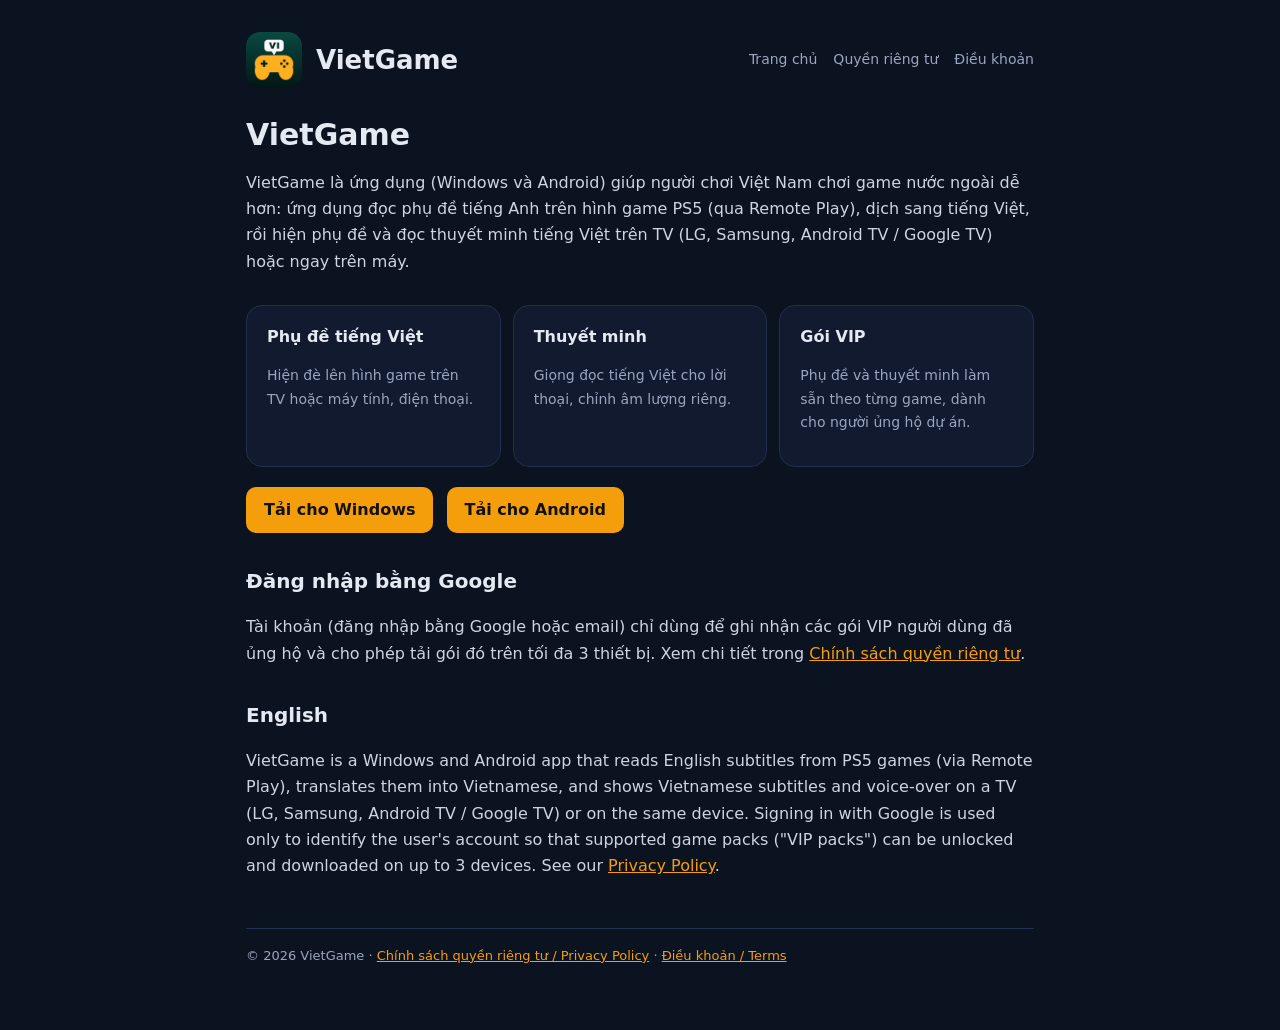
<file: index.html>
<!doctype html><html lang="vi"><head><meta charset="utf-8"><meta name="viewport" content="width=device-width,initial-scale=1"><meta name="google-site-verification" content="QSeK0_K1u8QXZmJIn0SJly6EhllKhYbUtwfnt5VbxYk" /><link rel="icon" href="favicon.ico"><link rel="stylesheet" href="style.css"><title>VietGame – Phụ đề và thuyết minh tiếng Việt cho game</title><meta name="description" content="VietGame: phụ đề và thuyết minh tiếng Việt cho game PS5, hiển thị trên TV hoặc điện thoại."></head><body><main><header><img src="logo.png" alt="VietGame logo"><span class="name">VietGame</span><nav><a href="./">Trang chủ</a><a href="privacy.html">Quyền riêng tư</a><a href="terms.html">Điều khoản</a></nav></header>
<h1>VietGame</h1>
<p>VietGame là ứng dụng (Windows và Android) giúp người chơi Việt Nam chơi game nước ngoài dễ hơn: ứng dụng đọc phụ đề tiếng Anh trên hình game PS5 (qua Remote Play), dịch sang tiếng Việt, rồi hiện phụ đề và đọc thuyết minh tiếng Việt trên TV (LG, Samsung, Android TV / Google TV) hoặc ngay trên máy.</p>
<div class="grid">
<div class="card"><b>Phụ đề tiếng Việt</b><p class="muted">Hiện đè lên hình game trên TV hoặc máy tính, điện thoại.</p></div>
<div class="card"><b>Thuyết minh</b><p class="muted">Giọng đọc tiếng Việt cho lời thoại, chỉnh âm lượng riêng.</p></div>
<div class="card"><b>Gói VIP</b><p class="muted">Phụ đề và thuyết minh làm sẵn theo từng game, dành cho người ủng hộ dự án.</p></div>
</div>
<a class="btn" href="https://github.com/ntphuc1910-cloud/vietgame-releases/releases/latest">Tải cho Windows</a>
<a class="btn" href="https://github.com/ntphuc1910-cloud/vietgame-releases/releases/tag/android-dev">Tải cho Android</a>
<h2>Đăng nhập bằng Google</h2>
<p>Tài khoản (đăng nhập bằng Google hoặc email) chỉ dùng để ghi nhận các gói VIP người dùng đã ủng hộ và cho phép tải gói đó trên tối đa 3 thiết bị. Xem chi tiết trong <a href="privacy.html">Chính sách quyền riêng tư</a>.</p>
<h2>English</h2>
<p>VietGame is a Windows and Android app that reads English subtitles from PS5 games (via Remote Play), translates them into Vietnamese, and shows Vietnamese subtitles and voice-over on a TV (LG, Samsung, Android TV / Google TV) or on the same device. Signing in with Google is used only to identify the user's account so that supported game packs ("VIP packs") can be unlocked and downloaded on up to 3 devices. See our <a href="privacy.html">Privacy Policy</a>.</p>
<footer>© 2026 VietGame · <a href="privacy.html">Chính sách quyền riêng tư / Privacy Policy</a> · <a href="terms.html">Điều khoản / Terms</a></footer></main></body></html>
</file>
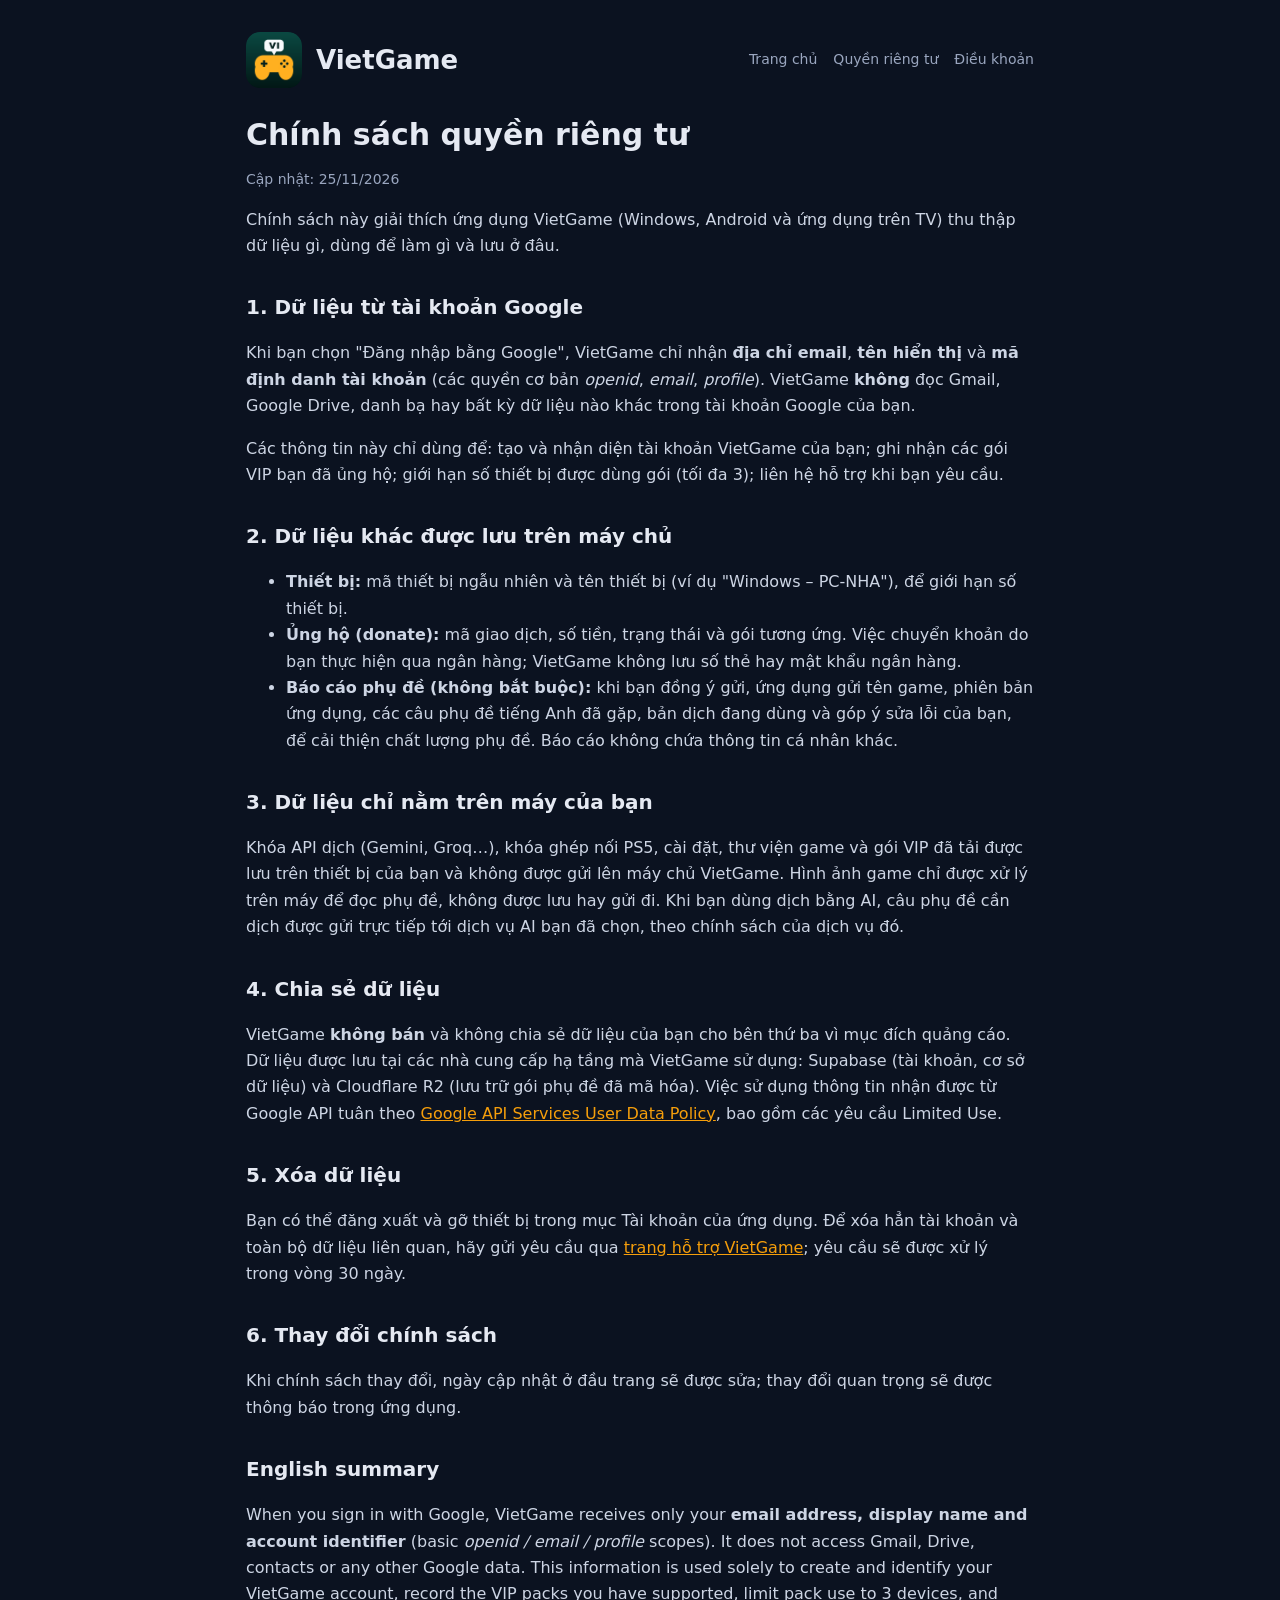
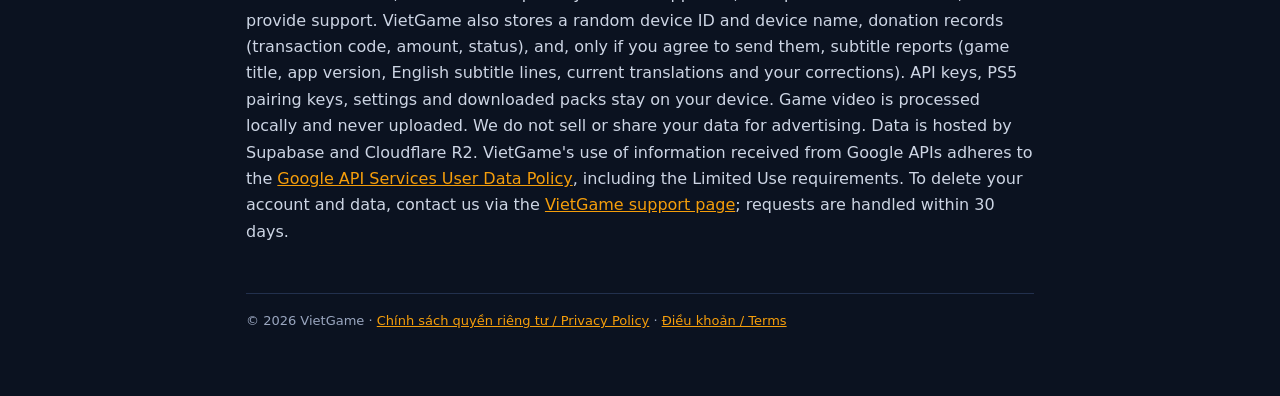
<file: privacy.html>
<!doctype html><html lang="vi"><head><meta charset="utf-8"><meta name="viewport" content="width=device-width,initial-scale=1"><link rel="icon" href="favicon.ico"><link rel="stylesheet" href="style.css"><title>Chính sách quyền riêng tư – VietGame</title></head><body><main><header><img src="logo.png" alt="VietGame logo"><span class="name">VietGame</span><nav><a href="./">Trang chủ</a><a href="privacy.html">Quyền riêng tư</a><a href="terms.html">Điều khoản</a></nav></header>
<h1>Chính sách quyền riêng tư</h1><p class="muted">Cập nhật: 25/11/2026</p>
<p>Chính sách này giải thích ứng dụng VietGame (Windows, Android và ứng dụng trên TV) thu thập dữ liệu gì, dùng để làm gì và lưu ở đâu.</p>
<h2>1. Dữ liệu từ tài khoản Google</h2>
<p>Khi bạn chọn "Đăng nhập bằng Google", VietGame chỉ nhận <b>địa chỉ email</b>, <b>tên hiển thị</b> và <b>mã định danh tài khoản</b> (các quyền cơ bản <i>openid</i>, <i>email</i>, <i>profile</i>). VietGame <b>không</b> đọc Gmail, Google Drive, danh bạ hay bất kỳ dữ liệu nào khác trong tài khoản Google của bạn.</p>
<p>Các thông tin này chỉ dùng để: tạo và nhận diện tài khoản VietGame của bạn; ghi nhận các gói VIP bạn đã ủng hộ; giới hạn số thiết bị được dùng gói (tối đa 3); liên hệ hỗ trợ khi bạn yêu cầu.</p>
<h2>2. Dữ liệu khác được lưu trên máy chủ</h2>
<ul>
<li><b>Thiết bị:</b> mã thiết bị ngẫu nhiên và tên thiết bị (ví dụ "Windows – PC-NHA"), để giới hạn số thiết bị.</li>
<li><b>Ủng hộ (donate):</b> mã giao dịch, số tiền, trạng thái và gói tương ứng. Việc chuyển khoản do bạn thực hiện qua ngân hàng; VietGame không lưu số thẻ hay mật khẩu ngân hàng.</li>
<li><b>Báo cáo phụ đề (không bắt buộc):</b> khi bạn đồng ý gửi, ứng dụng gửi tên game, phiên bản ứng dụng, các câu phụ đề tiếng Anh đã gặp, bản dịch đang dùng và góp ý sửa lỗi của bạn, để cải thiện chất lượng phụ đề. Báo cáo không chứa thông tin cá nhân khác.</li>
</ul>
<h2>3. Dữ liệu chỉ nằm trên máy của bạn</h2>
<p>Khóa API dịch (Gemini, Groq…), khóa ghép nối PS5, cài đặt, thư viện game và gói VIP đã tải được lưu trên thiết bị của bạn và không được gửi lên máy chủ VietGame. Hình ảnh game chỉ được xử lý trên máy để đọc phụ đề, không được lưu hay gửi đi. Khi bạn dùng dịch bằng AI, câu phụ đề cần dịch được gửi trực tiếp tới dịch vụ AI bạn đã chọn, theo chính sách của dịch vụ đó.</p>
<h2>4. Chia sẻ dữ liệu</h2>
<p>VietGame <b>không bán</b> và không chia sẻ dữ liệu của bạn cho bên thứ ba vì mục đích quảng cáo. Dữ liệu được lưu tại các nhà cung cấp hạ tầng mà VietGame sử dụng: Supabase (tài khoản, cơ sở dữ liệu) và Cloudflare R2 (lưu trữ gói phụ đề đã mã hóa). Việc sử dụng thông tin nhận được từ Google API tuân theo <a href="https://developers.google.com/terms/api-services-user-data-policy">Google API Services User Data Policy</a>, bao gồm các yêu cầu Limited Use.</p>
<h2>5. Xóa dữ liệu</h2>
<p>Bạn có thể đăng xuất và gỡ thiết bị trong mục Tài khoản của ứng dụng. Để xóa hẳn tài khoản và toàn bộ dữ liệu liên quan, hãy gửi yêu cầu qua <a href="https://github.com/ntphuc1910-cloud/vietgame-releases/issues">trang hỗ trợ VietGame</a>; yêu cầu sẽ được xử lý trong vòng 30 ngày.</p>
<h2>6. Thay đổi chính sách</h2>
<p>Khi chính sách thay đổi, ngày cập nhật ở đầu trang sẽ được sửa; thay đổi quan trọng sẽ được thông báo trong ứng dụng.</p>
<h2>English summary</h2>
<p>When you sign in with Google, VietGame receives only your <b>email address, display name and account identifier</b> (basic <i>openid / email / profile</i> scopes). It does not access Gmail, Drive, contacts or any other Google data. This information is used solely to create and identify your VietGame account, record the VIP packs you have supported, limit pack use to 3 devices, and provide support. VietGame also stores a random device ID and device name, donation records (transaction code, amount, status), and, only if you agree to send them, subtitle reports (game title, app version, English subtitle lines, current translations and your corrections). API keys, PS5 pairing keys, settings and downloaded packs stay on your device. Game video is processed locally and never uploaded. We do not sell or share your data for advertising. Data is hosted by Supabase and Cloudflare R2. VietGame's use of information received from Google APIs adheres to the <a href="https://developers.google.com/terms/api-services-user-data-policy">Google API Services User Data Policy</a>, including the Limited Use requirements. To delete your account and data, contact us via the <a href="https://github.com/ntphuc1910-cloud/vietgame-releases/issues">VietGame support page</a>; requests are handled within 30 days.</p>
<footer>© 2026 VietGame · <a href="privacy.html">Chính sách quyền riêng tư / Privacy Policy</a> · <a href="terms.html">Điều khoản / Terms</a></footer></main></body></html>
</file>
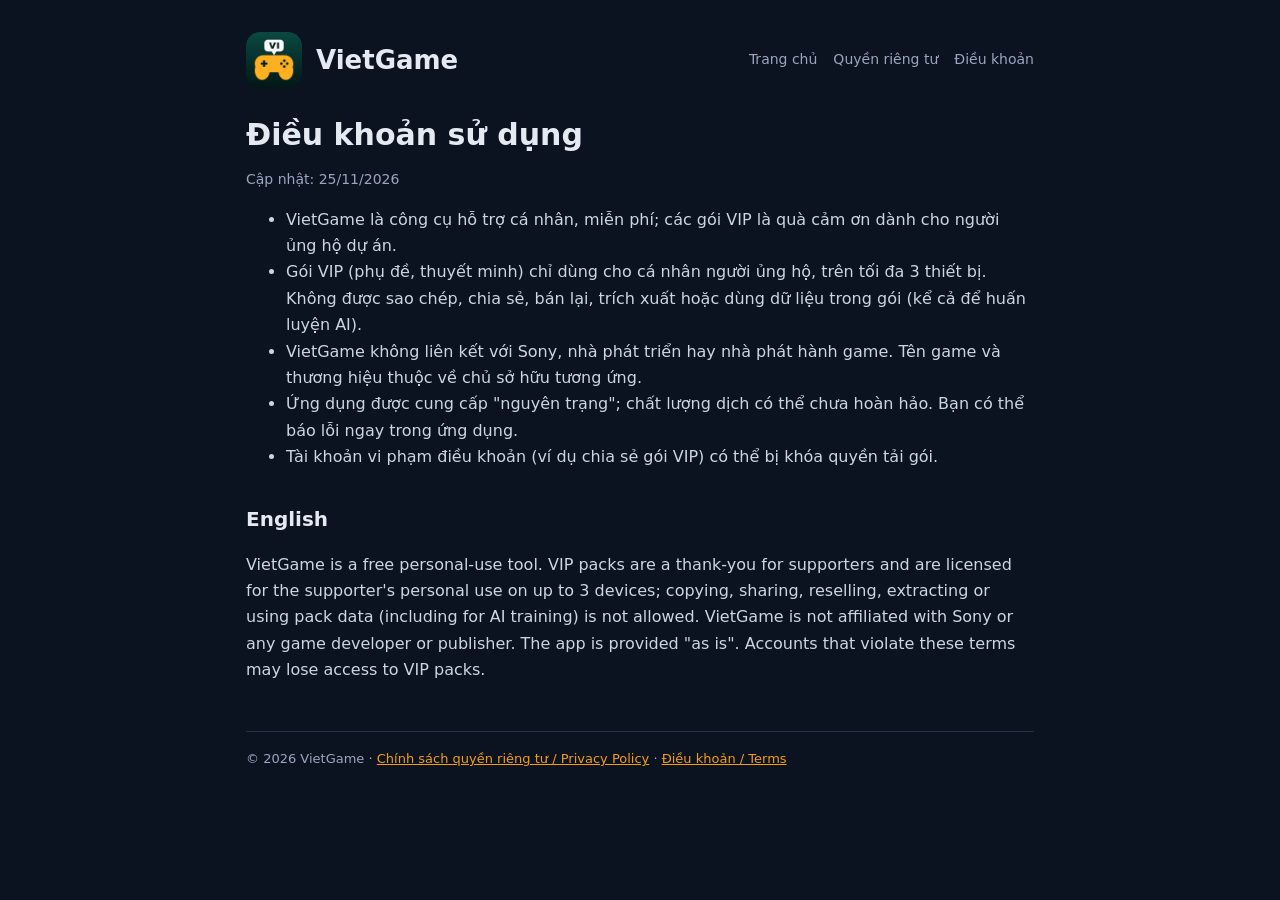
<file: terms.html>
<!doctype html><html lang="vi"><head><meta charset="utf-8"><meta name="viewport" content="width=device-width,initial-scale=1"><link rel="icon" href="favicon.ico"><link rel="stylesheet" href="style.css"><title>Điều khoản sử dụng – VietGame</title></head><body><main><header><img src="logo.png" alt="VietGame logo"><span class="name">VietGame</span><nav><a href="./">Trang chủ</a><a href="privacy.html">Quyền riêng tư</a><a href="terms.html">Điều khoản</a></nav></header>
<h1>Điều khoản sử dụng</h1><p class="muted">Cập nhật: 25/11/2026</p>
<ul>
<li>VietGame là công cụ hỗ trợ cá nhân, miễn phí; các gói VIP là quà cảm ơn dành cho người ủng hộ dự án.</li>
<li>Gói VIP (phụ đề, thuyết minh) chỉ dùng cho cá nhân người ủng hộ, trên tối đa 3 thiết bị. Không được sao chép, chia sẻ, bán lại, trích xuất hoặc dùng dữ liệu trong gói (kể cả để huấn luyện AI).</li>
<li>VietGame không liên kết với Sony, nhà phát triển hay nhà phát hành game. Tên game và thương hiệu thuộc về chủ sở hữu tương ứng.</li>
<li>Ứng dụng được cung cấp "nguyên trạng"; chất lượng dịch có thể chưa hoàn hảo. Bạn có thể báo lỗi ngay trong ứng dụng.</li>
<li>Tài khoản vi phạm điều khoản (ví dụ chia sẻ gói VIP) có thể bị khóa quyền tải gói.</li>
</ul>
<h2>English</h2>
<p>VietGame is a free personal-use tool. VIP packs are a thank-you for supporters and are licensed for the supporter's personal use on up to 3 devices; copying, sharing, reselling, extracting or using pack data (including for AI training) is not allowed. VietGame is not affiliated with Sony or any game developer or publisher. The app is provided "as is". Accounts that violate these terms may lose access to VIP packs.</p>
<footer>© 2026 VietGame · <a href="privacy.html">Chính sách quyền riêng tư / Privacy Policy</a> · <a href="terms.html">Điều khoản / Terms</a></footer></main></body></html>
</file>
<file: style.css>
:root{--bg:#0b1220;--card:#111a2e;--text:#e5e9f2;--muted:#9aa6bf;--accent:#f59e0b;--line:#22304d}
*{box-sizing:border-box}html,body{margin:0;background:var(--bg);color:var(--text);font:16px/1.65 system-ui,-apple-system,"Segoe UI",Roboto,sans-serif}
a{color:var(--accent)}main{max-width:820px;margin:0 auto;padding:32px 16px 64px}
header{display:flex;align-items:center;gap:14px;margin-bottom:28px}header img{width:56px;height:56px;border-radius:14px}
header .name{font-size:26px;font-weight:800}nav{margin-left:auto;display:flex;gap:16px;font-size:14px}nav a{color:var(--muted);text-decoration:none}nav a:hover{color:var(--text)}
h1{font-size:30px;line-height:1.25;margin:8px 0 12px}h2{font-size:20px;margin:32px 0 8px}p,li{color:#cdd5e4}.muted{color:var(--muted);font-size:14px}
.card{background:var(--card);border:1px solid var(--line);border-radius:16px;padding:18px 20px;margin:14px 0}
.grid{display:grid;grid-template-columns:repeat(auto-fit,minmax(220px,1fr));gap:12px}.btn{display:inline-block;background:var(--accent);color:#111;font-weight:700;padding:10px 18px;border-radius:10px;text-decoration:none;margin:6px 8px 0 0}
footer{margin-top:48px;padding-top:16px;border-top:1px solid var(--line);color:var(--muted);font-size:13px}
@media(max-width:560px){header{flex-wrap:wrap}nav{margin-left:0;width:100%}}
</file>
